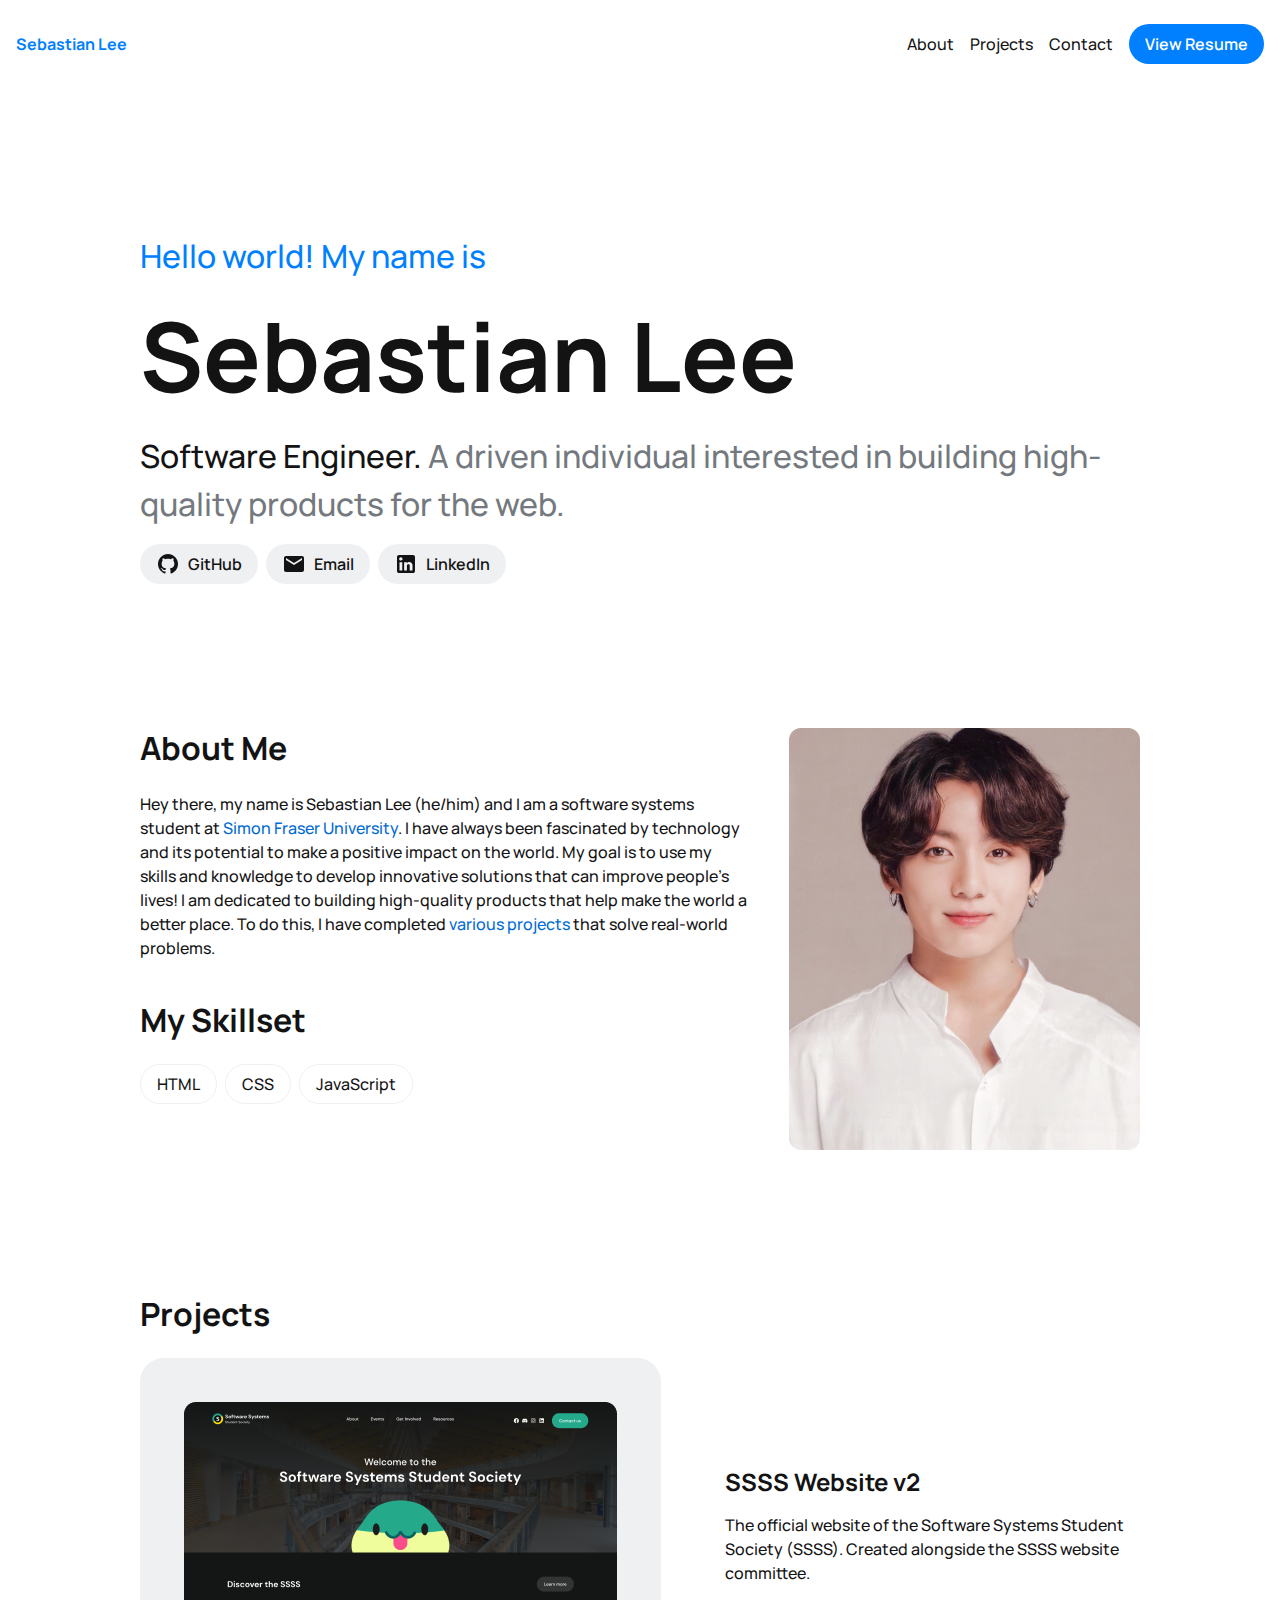
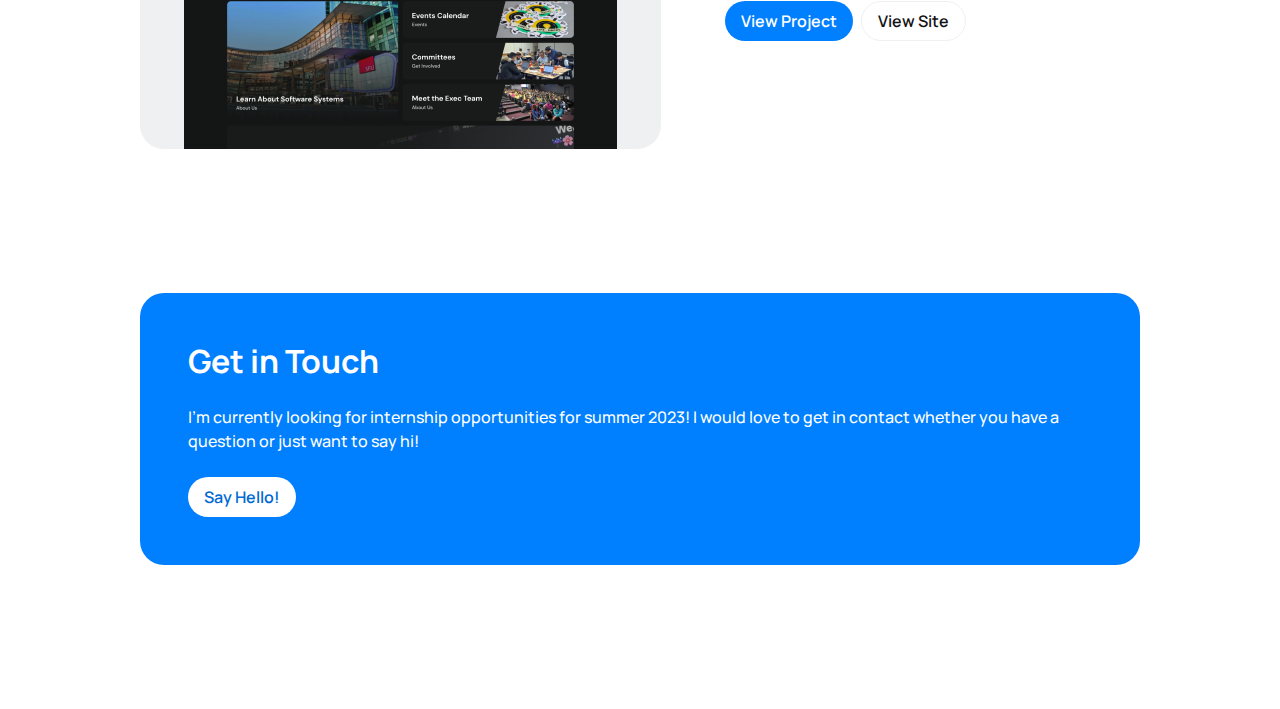
<file: portfolio-end/index.html>
<!DOCTYPE html>
<html lang="en">
  <head>
    <meta charset="UTF-8" />
    <meta http-equiv="X-UA-Compatible" content="IE=edge" />
    <meta name="viewport" content="width=device-width, initial-scale=1.0" />
    <link rel="stylesheet" type="text/css" href="default.css" />
    <link rel="stylesheet" type="text/css" href="style.css" />
    <title>Portfolio</title>
  </head>

  <body>
    <header class="container header">
      <div class="header--title">
        <p class="header--name"><strong>Sebastian Lee</strong></p>

        <button id="menu-btn">
          <img src="./assets/icons/icon-menu.svg" alt="Menu icon" />
        </button>
      </div>

      <nav>
        <ul>
          <li><a href="#about">About</a></li>
          <li><a href="#projects">Projects</a></li>
          <li><a href="#contact">Contact</a></li>
          <li>
            <a href="#" class="btn">View Resume</a>
          </li>
        </ul>
      </nav>
    </header>

    <main>
      <section class="content-container" id="hero">
        <p class="hero--intro-text">Hello world! My name is</p>
        <h1>Sebastian Lee</h1>
        <p class="hero--description">
          <span>Software Engineer.</span> A driven individual interested in
          building high-quality products for the web.
        </p>
        <div class="hero--social-links">
          <a href="#" class="btn"
            ><img src="./assets/icons/icon-github.svg" alt="Github Icon" />
            GitHub</a
          >
          <a href="#" class="btn"
            ><img src="./assets/icons/icon-email.svg" alt="Email Icon" />
            Email</a
          >
          <a href="#" class="btn"
            ><img src="./assets/icons/icon-linkedin.svg" alt="LinkedIn Icon" />
            LinkedIn</a
          >
        </div>
      </section>

      <section class="content-container" id="about">
        <div class="about--content">
          <div>
            <h2>About Me</h2>
            <p>
              Hey there, my name is Sebastian Lee (he/him) and I am a software
              systems student at <a href="#">Simon Fraser University</a>. I have
              always been fascinated by technology and its potential to make a
              positive impact on the world. My goal is to use my skills and
              knowledge to develop innovative solutions that can improve
              people's lives! I am dedicated to building high-quality products
              that help make the world a better place. To do this, I have
              completed <a href="#projects">various projects</a> that solve
              real-world problems.
            </p>
          </div>
          <div>
            <h2>My Skillset</h2>
            <div class="about--content--skills">
              <div>HTML</div>
              <div>CSS</div>
              <div>JavaScript</div>
            </div>
          </div>
        </div>
        <img src="./assets/profile.jpg" alt="Sebastian Lee's profile image" />
      </section>

      <section class="content-container" id="projects">
        <h2>Projects</h2>
        <div class="project--item">
          <img src="./assets/project-1-img.png" alt="Project 1 screenshot" />
          <div class="project--item--description">
            <h3>SSSS Website v2</h3>
            <p>
              The official website of the Software Systems Student Society
              (SSSS). Created alongside the SSSS website committee.
            </p>
            <div class="project--item--actions">
              <a class="btn" href="#">View Project</a>
              <a class="btn secondary" href="#">View Site</a>
            </div>
          </div>
        </div>
      </section>

      <section class="content-container" id="contact">
        <h2>Get in Touch</h2>
        <p>
          I’m currently looking for internship opportunities for summer 2023! I
          would love to get in contact whether you have a question or just want
          to say hi!
        </p>
        <a href="mailto:hello@test.com" class="btn inverted">Say Hello!</a>
      </section>
    </main>
    <script src="script.js"></script>
  </body>
</html>
</file>
<file: portfolio-end/style.css>
@import url("https://fonts.googleapis.com/css2?family=Manrope:wght@500;600;700&display=swap");

/* ----------------------------------------- Variable Start */
:root {
  --color-primary-0: #cce5ff;
  --color-primary-1: #aad4ff;
  --color-primary-2: #80bfff;
  --color-primary-3: #55aaff;
  --color-primary-4: #2b94ff;
  --color-primary-5: #007fff;
  --color-primary-6: #006ad4;
  --color-primary-7: #0055aa;
  --color-primary-8: #004080;
  --color-primary-9: #002a55;
  --color-primary-10: #001933;

  --color-neutral-white: #fff;
  --color-neutral-0: #eff0f2;
  --color-neutral-1: #e4e6e9;
  --color-neutral-2: #d6dade;
  --color-neutral-3: #c8ced3;
  --color-neutral-4: #bbc1c8;
  --color-neutral-5: #adb5bd;
  --color-neutral-6: #90979d;
  --color-neutral-7: #73797e;
  --color-neutral-8: #575b5f;
  --color-neutral-9: #3a3c3f;
  --color-neutral-10: #232426;
  --color-neutral-black: #131314;

  --tablet-min-width: 768px;
  --desktop-min-width: 1025px;
  --container-max-width: 1280px;
  --content-container-max-width: 1000px;
}

/* ----------------------------------------- Variable End */
/* ----------------------------------------- Global Start*/
html,
body {
  scroll-behavior: smooth;
  font-family: "Manrope", sans-serif;
  font-weight: 500;
  background-color: var(--color-neutral-white);
  color: var(--color-neutral-black);
}

main {
  display: flex;
  flex-direction: column;
  gap: 6rem;
  padding-top: 9rem;
  padding-bottom: 9rem;
  padding: 9rem 1rem;
}

.container {
  max-width: var(--container-max-width);
  margin: auto;
}

.content-container {
  max-width: var(--content-container-max-width);
  margin: auto;
}

h1,
h2,
h3 {
  font-weight: 700;
  line-height: 125%;
}

h1 {
  font-size: 2.75rem;
}

h2 {
  font-size: 2rem;
}

h3 {
  font-size: 1.5rem;
}

a {
  text-decoration: none;
  color: var(--color-primary-6);
}

a:hover {
  text-decoration: underline;
}

a button {
  cursor: pointer;
}

.btn {
  border-radius: 4rem;
  background-color: var(--color-primary-5);
  color: var(--color-neutral-white);
  border: none;
  padding-left: 1rem;
  padding-right: 1rem;
  height: 2.5rem;
  font-weight: 600;
  display: flex;
  align-items: center;
  gap: 0.5rem;
  transition: transform 0.25s;
}

.btn:hover {
  text-decoration: none;
  transform: translateY(-0.2em);
}

.btn.secondary {
  background-color: var(--color-neutral-white);
  border: 1px solid var(--color-neutral-0);
  color: var(--color-neutral-black);
}

.btn.inverted {
  background-color: var(--color-neutral-white);
  color: var(--color-primary-6);
}

@media only screen and (min-width: 768px) {
  main {
    gap: 9rem;
  }

  h1 {
    font-size: 6rem;
  }
}

/* ----------------------------------------- Global End */
/* ----------------------------------------- Header Start */
header.header {
  display: flex;
  flex-direction: column;
  padding: 1.5rem 1rem;
  gap: 1rem;
}

.header--title {
  display: flex;
  justify-content: space-between;
  align-items: center;
}

.header--name {
  color: var(--color-primary-5);
}

header.header nav {
  display: none;
}

header.header nav ul {
  display: flex;
  list-style: none;
  align-items: center;
  gap: 1rem;
  padding-left: 0;
  flex-wrap: wrap;
}

header.header nav ul li a {
  color: var(--color-neutral-black);
}

header.header nav ul li a.btn {
  color: var(--color-neutral-white);
}

#menu-btn {
  background: none;
  border: none;
}

@media only screen and (min-width: 768px) {
  header.header {
    display: flex;
    flex-direction: row;
    justify-content: space-between;
  }

  header.header nav {
    display: block;
  }

  #menu-btn {
    display: none;
  }
}

/* ----------------------------------------- Header End */
/* ----------------------------------------- Hero Start */

#hero.content-container {
  display: flex;
  flex-direction: column;
  gap: 1rem;
}

.hero--intro-text,
.hero--description {
  font-size: 1.5rem;
  color: var(--color-primary-5);
}

.hero--description {
  color: var(--color-neutral-7);
}

.hero--description span {
  color: var(--color-neutral-black);
}

.hero--social-links {
  display: flex;
  flex-wrap: wrap;
  gap: 0.5rem;
}

.hero--social-links a {
  background-color: var(--color-neutral-0);
  color: var(--color-neutral-black);
}

@media only screen and (min-width: 768px) {
  .hero--intro-text,
  .hero--description {
    font-size: 2rem;
  }
}

/* ----------------------------------------- Hero End */
/* ----------------------------------------- About Start */

#about.content-container {
  display: flex;
  flex-direction: column;
  gap: 2.5rem;
}

.about--content {
  display: flex;
  flex-direction: column;
  gap: 2.5rem;
}

.about--content > div {
  display: flex;
  flex-direction: column;
  gap: 1.5rem;
}

.about--content--skills {
  display: flex;
  gap: 0.5rem;
}

.about--content--skills > div {
  display: flex;
  height: 2.5rem;
  padding-left: 1rem;
  padding-right: 1rem;
  border: 1px solid var(--color-neutral-0);
  align-items: center;
  border-radius: 4rem;
}

@media only screen and (min-width: 768px) {
  #about.content-container {
    flex-direction: row;
  }
}

/* ----------------------------------------- About End */
/* ----------------------------------------- Projects Start */

#projects.content-container {
  display: flex;
  flex-direction: column;
  gap: 1.5rem;
}

.project--item {
  display: flex;
  flex-direction: column;
  gap: 1.5rem;
}

.project--item--description {
  display: flex;
  flex-direction: column;
  gap: 1rem;
}

.project--item--actions {
  display: flex;
  gap: 0.5rem;
}

@media only screen and (min-width: 768px) {
  .project--item {
    flex-direction: row;
    align-items: center;
    gap: 4rem;
  }
}

/* ----------------------------------------- Projects End */
/* ----------------------------------------- Contact Start */

#contact.content-container {
  display: flex;
  flex-direction: column;
  gap: 1.5rem;
  padding: 2.5rem;
  background-color: var(--color-primary-5);
  color: var(--color-neutral-white);
  border-radius: 1.5rem;
}

#contact.content-container a {
  width: fit-content;
}

@media only screen and (min-width: 768px) {
  #contact.content-container {
    padding: 3rem;
  }
}

/* ----------------------------------------- Contact End */
</file>
<file: portfolio-end/default.css>
/* source: https://www.joshwcomeau.com/css/custom-css-reset/ */
/*
  1. Use a more-intuitive box-sizing model.
*/
*, *::before, *::after {
  box-sizing: border-box;
}
/*
  2. Remove default margin
*/
* {
  margin: 0;
}
/*
  3. Allow percentage-based heights in the application
*/
html, body {
  height: 100%;
}
/*
  Typographic tweaks!
  4. Add accessible line-height
  5. Improve text rendering
*/
body {
  line-height: 1.5;
  -webkit-font-smoothing: antialiased;
}
/*
  6. Improve media defaults
*/
img, picture, video, canvas, svg {
  display: block;
  max-width: 100%;
}
/*
  7. Remove built-in form typography styles
*/
input, button, textarea, select {
  font: inherit;
}
/*
  8. Avoid text overflows
*/
p, h1, h2, h3, h4, h5, h6 {
  overflow-wrap: break-word;
}
/*
  9. Create a root stacking context
*/
#root, #__next {
  isolation: isolate;
}
</file>
